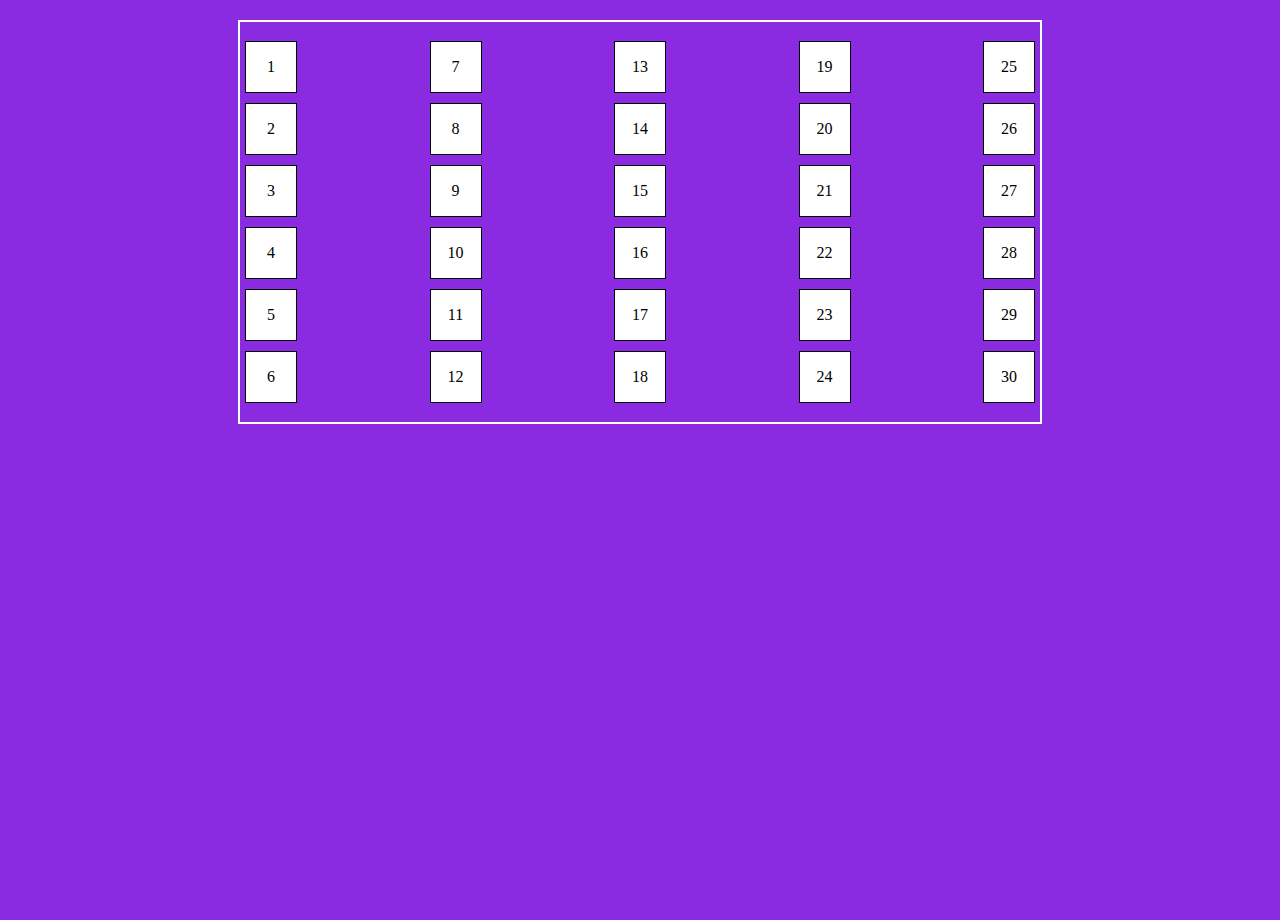
<file: CSS/Flexbox/index.html>
<html lang="en">

<head>
    <meta charset="UTF-8">
    <meta name="viewport" content="width=device-width, initial-scale=1.0">
    <title>Document</title>
    <link rel="stylesheet" href="style.css">
</head>

<body>
    <section class="container">
        <div class="child">1</div>
        <div class="child">2</div>
        <div class="child">3</div>
        <div class="child">4</div>
        <div class="child">5</div>
        <div class="child">6</div>
        <div class="child">7</div>
        <div class="child">8</div>
        <div class="child">9</div>
        <div class="child">10</div>
        <div class="child">11</div>
        <div class="child">12</div>
        <div class="child">13</div>
        <div class="child">14</div>
        <div class="child">15</div>
        <div class="child">16</div>
        <div class="child">17</div>
        <div class="child">18</div>
        <div class="child">19</div>
        <div class="child">20</div>
        <div class="child">21</div>
        <div class="child">22</div>
        <div class="child">23</div>
        <div class="child">24</div>
        <div class="child">25</div>
        <div class="child">26</div>
        <div class="child">27</div>
        <div class="child">28</div>
        <div class="child">29</div>
        <div class="child">30</div>
    </section>
</body>

</html>
</file>
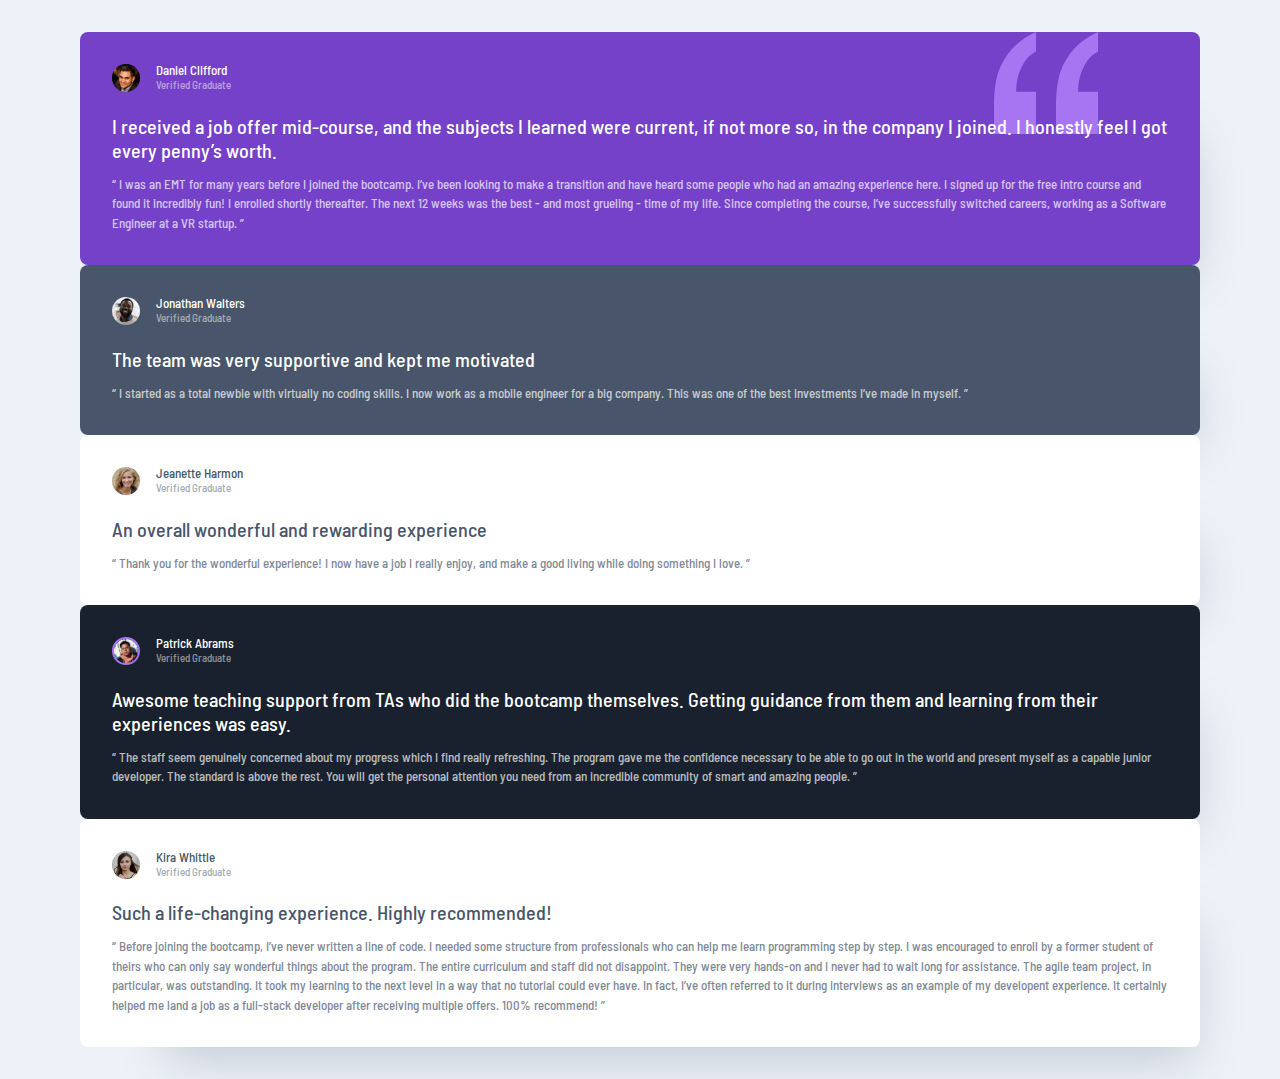
<file: CSS/Grid-Demo/index.html>
<!DOCTYPE html>
<html lang="en">

<head>
  <meta charset="UTF-8">
  <meta http-equiv="X-UA-Compatible" content="IE=edge">
  <meta name="viewport" content="width=device-width, initial-scale=1.0">
  <!-- Google font -->
  <link rel="preconnect" href="https://fonts.googleapis.com">
  <link rel="preconnect" href="https://fonts.gstatic.com" crossorigin>
  <link href="https://fonts.googleapis.com/css2?family=Barlow+Semi+Condensed:wght@500;600&display=swap"
    rel="stylesheet">
  <!-- my css -->
  <link rel="stylesheet" href="style-start.css">
  <title>FEM grid</title>
</head>

<body>
  <main class="testimonial-grid">
    <article class="testimonial grid-col-span-2 flow bg-primary-400 quote text-neutral-100">
      <div class="flex">
        <div>
          <img src="./images/image-daniel.jpg" alt="daniel clifford">
        </div>
        <div>
          <h2 class="name">Daniel Clifford</h2>
          <p class="position">Verified Graduate</p>
        </div>
      </div>
      <p>
        I received a job offer mid-course, and the subjects I learned were current, if not more so,
        in the company I joined. I honestly feel I got every penny’s worth.
      </p>
      <p>
        “ I was an EMT for many years before I joined the bootcamp. I’ve been looking to make a
        transition and have heard some people who had an amazing experience here. I signed up
        for the free intro course and found it incredibly fun! I enrolled shortly thereafter.
        The next 12 weeks was the best - and most grueling - time of my life. Since completing
        the course, I’ve successfully switched careers, working as a Software Engineer at a VR startup. ”
      </p>
    </article>
    <article class="testimonial flow bg-secondary-400 text-neutral-100">
      <div class="flex">
        <div>
          <img src="./images/image-jonathan.jpg" alt="Jonathan Walters">
        </div>
        <div>
          <h2 class="name">Jonathan Walters</h2>
          <p class="position">Verified Graduate</p>
        </div>
      </div>
      <p>
        The team was very supportive and kept me motivated
      </p>
      <p>
        “ I started as a total newbie with virtually no coding skills. I now work as a mobile engineer
        for a big company. This was one of the best investments I’ve made in myself. ”
      </p>
    </article>
    <article class="testimonial flow bg-neutral-100 text-secondary-400">
      <div class="flex">
        <div>
          <img src="./images/image-jeanette.jpg" alt="Jeanette Harmon">
        </div>
        <div>
          <h2 class="name">Jeanette Harmon</h2>
          <p class="position">Verified Graduate</p>
        </div>
      </div>
      <p>
        An overall wonderful and rewarding experience</p>
      <p>
        “ Thank you for the wonderful experience! I now have a job I really enjoy, and make a good living
        while doing something I love. ”
      </p>
    </article>
    <article class="testimonial grid-col-span-2 flow bg-secondary-500 text-neutral-100">
      <div class="flex">
        <div>
          <img class="border-primary-400" src="./images/image-patrick.jpg" alt="Patrick Abrams">
        </div>
        <div>
          <h2 class="name">Patrick Abrams</h2>
          <p class="position">Verified Graduate</p>
        </div>
      </div>
      <p>
        Awesome teaching support from TAs who did the bootcamp themselves. Getting guidance from them and
        learning from their experiences was easy.
      </p>
      <p>
        “ The staff seem genuinely concerned about my progress which I find really refreshing. The program
        gave me the confidence necessary to be able to go out in the world and present myself as a capable
        junior developer. The standard is above the rest. You will get the personal attention you need from
        an incredible community of smart and amazing people. ”
      </p>
    </article>
    <article class="testimonial flow bg-neutral-100 text-secondary-400">
      <div class="flex">
        <div>
          <img src="./images/image-kira.jpg" alt="Kira Whittle">
        </div>
        <div>
          <h2 class="name">Kira Whittle</h2>
          <p class="position">Verified Graduate</p>
        </div>
      </div>
      <p>
        Such a life-changing experience. Highly recommended!
      </p>
      <p>
        “ Before joining the bootcamp, I’ve never written a line of code. I needed some structure from
        professionals who can help me learn programming step by step. I was encouraged to enroll by a former
        student of theirs who can only say wonderful things about the program. The entire curriculum and staff
        did not disappoint. They were very hands-on and I never had to wait long for assistance. The agile team
        project, in particular, was outstanding. It took my learning to the next level in a way that no tutorial
        could ever have. In fact, I’ve often referred to it during interviews as an example of my developent
        experience. It certainly helped me land a job as a full-stack developer after receiving multiple offers.
        100% recommend! ”
      </p>
    </article>
  </main>




</body>

</html>
</file>
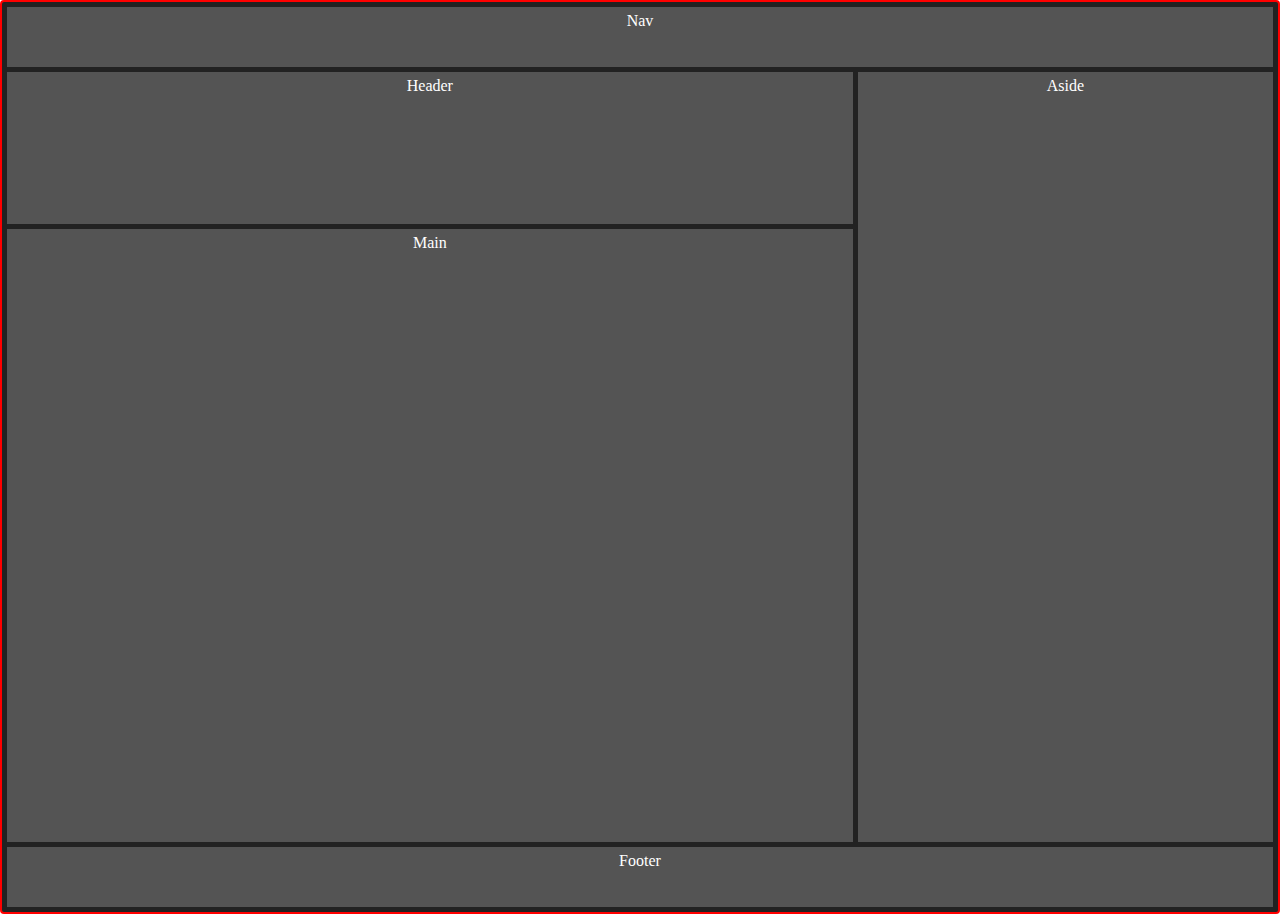
<file: CSS/Grid/index.html>
<html lang="en">

<head>
    <meta charset="UTF-8">
    <meta name="viewport" content="width=device-width, initial-scale=1.0">
    <title>Document</title>
    <link rel="stylesheet" href="style.css">
</head>

<body>
    <section class="container">
        <nav class="s">Nav</nav>
        <header class="s">Header</header>
        <main class="s">Main</main>
        <aside class="s">Aside</aside>
        <footer class="s">Footer</footer>
    </section>
</body>

</html>
</file>
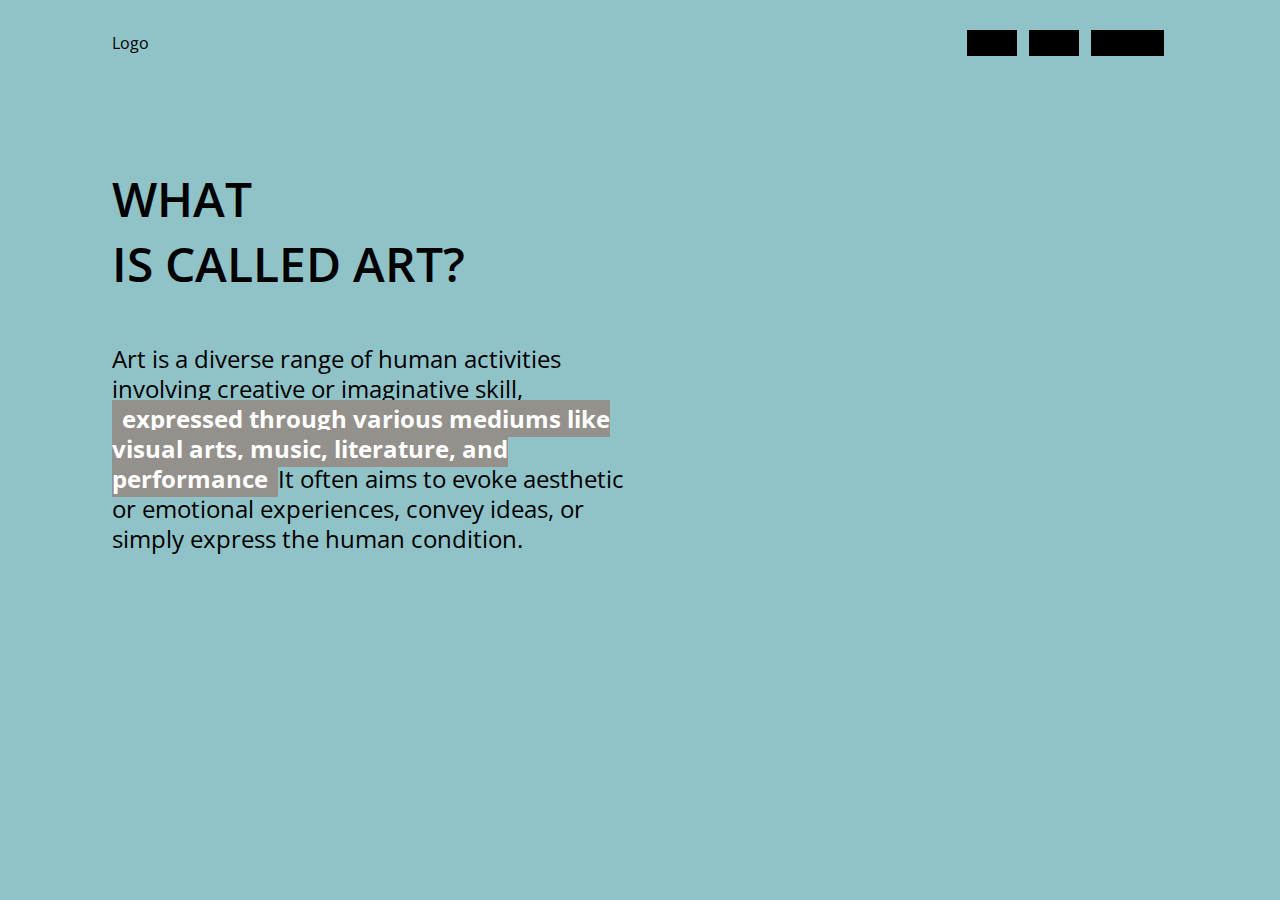
<file: CSS/Landing Pages/Art/index.html>
<html lang="en">
  <head>
    <meta charset="UTF-8" />
    <meta name="viewport" content="width=device-width, initial-scale=1.0" />
    <link rel="stylesheet" href="style.css" />
    <title>The Art</title>
  </head>

  <body>
    <!-- Navbar -->
    <nav>
      <ul>
        <li>
          <a href="#">Logo</a>
        </li>
      </ul>
      <div class="burger">
        <span>Home</span>
        <span>About</span>
        <span>Products</span>
      </div>
    </nav>

    <!-- Header -->
    <header>
      <h1 class="main-heading">
        WHAT<br />
        IS CALLED ART?
      </h1>
      <p class="primary-heading">
        Art is a diverse range of human activities involving creative or
        imaginative skill,
        <span class="bg-gray"
          >expressed through various mediums like visual arts, music,
          literature, and performance</span
        >It often aims to evoke aesthetic or emotional experiences, convey
        ideas, or simply express the human condition.
      </p>
    </header>
  </body>
</html>
</file>
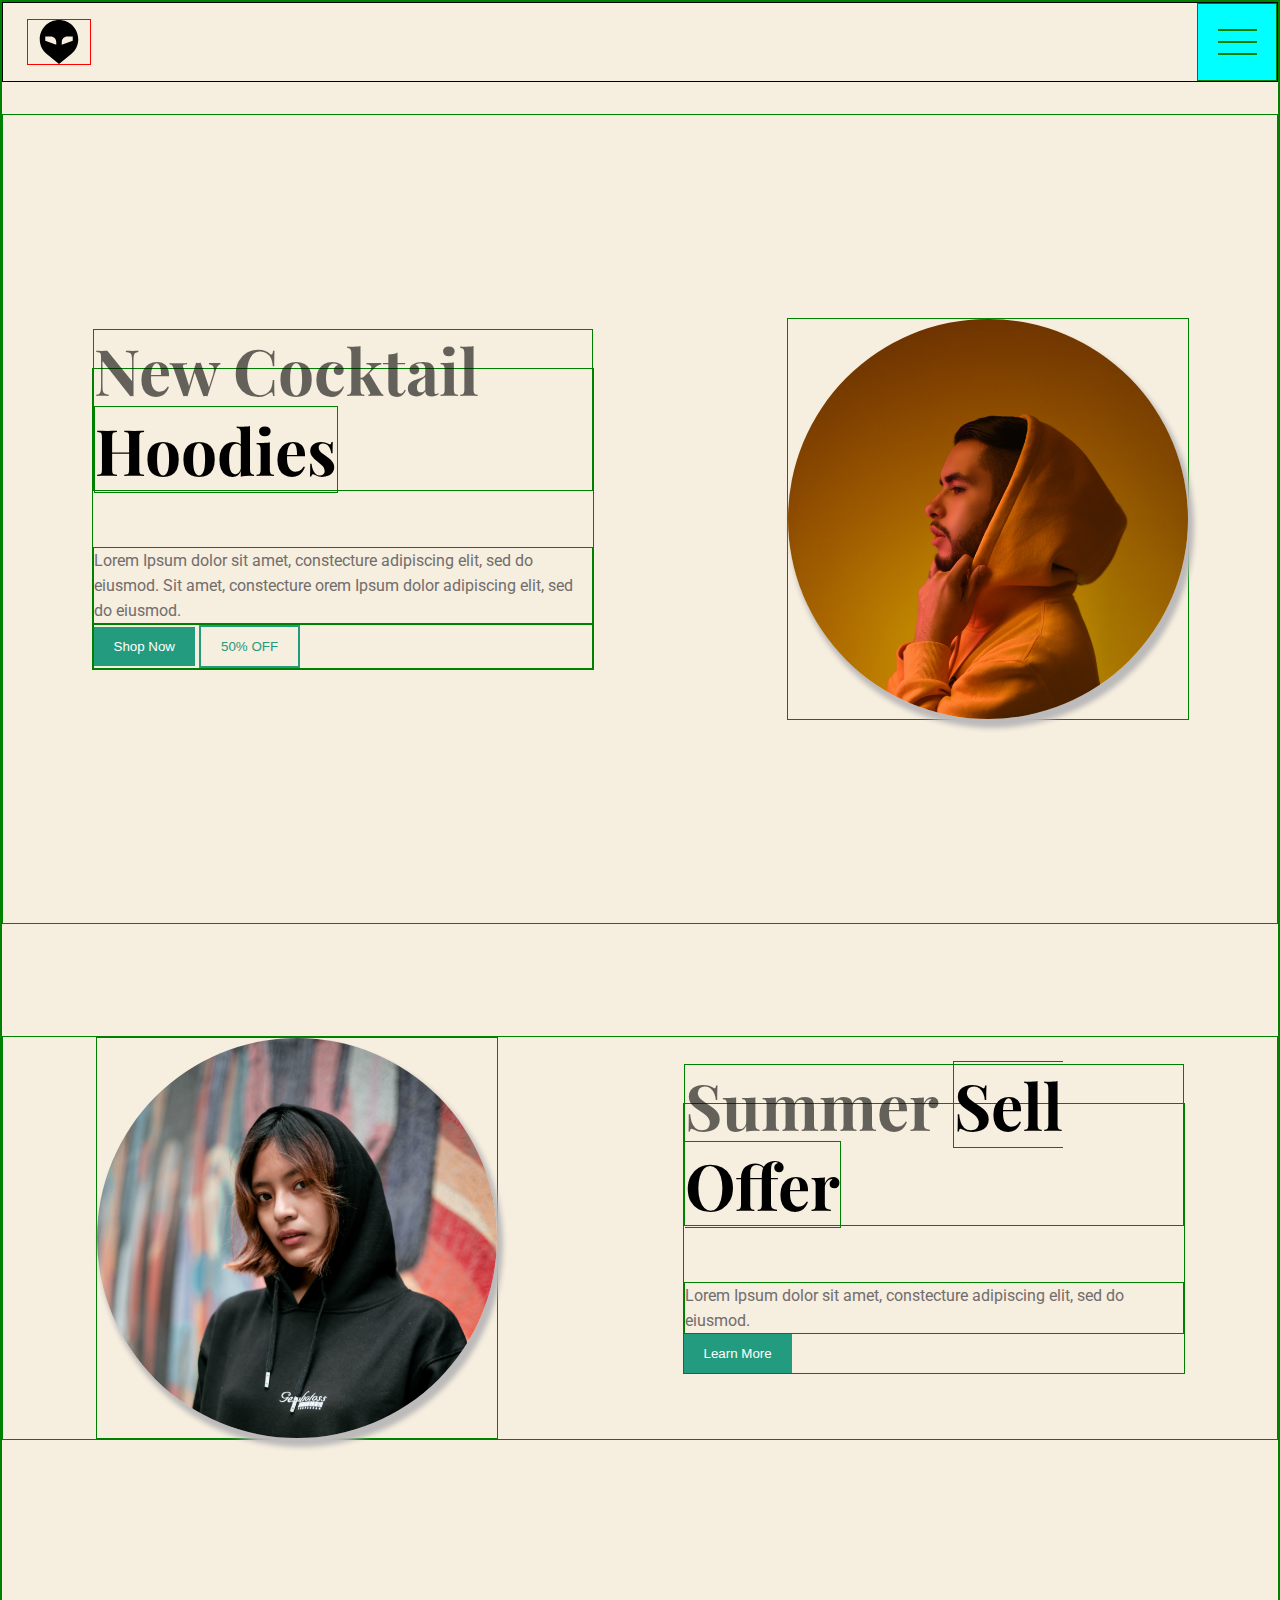
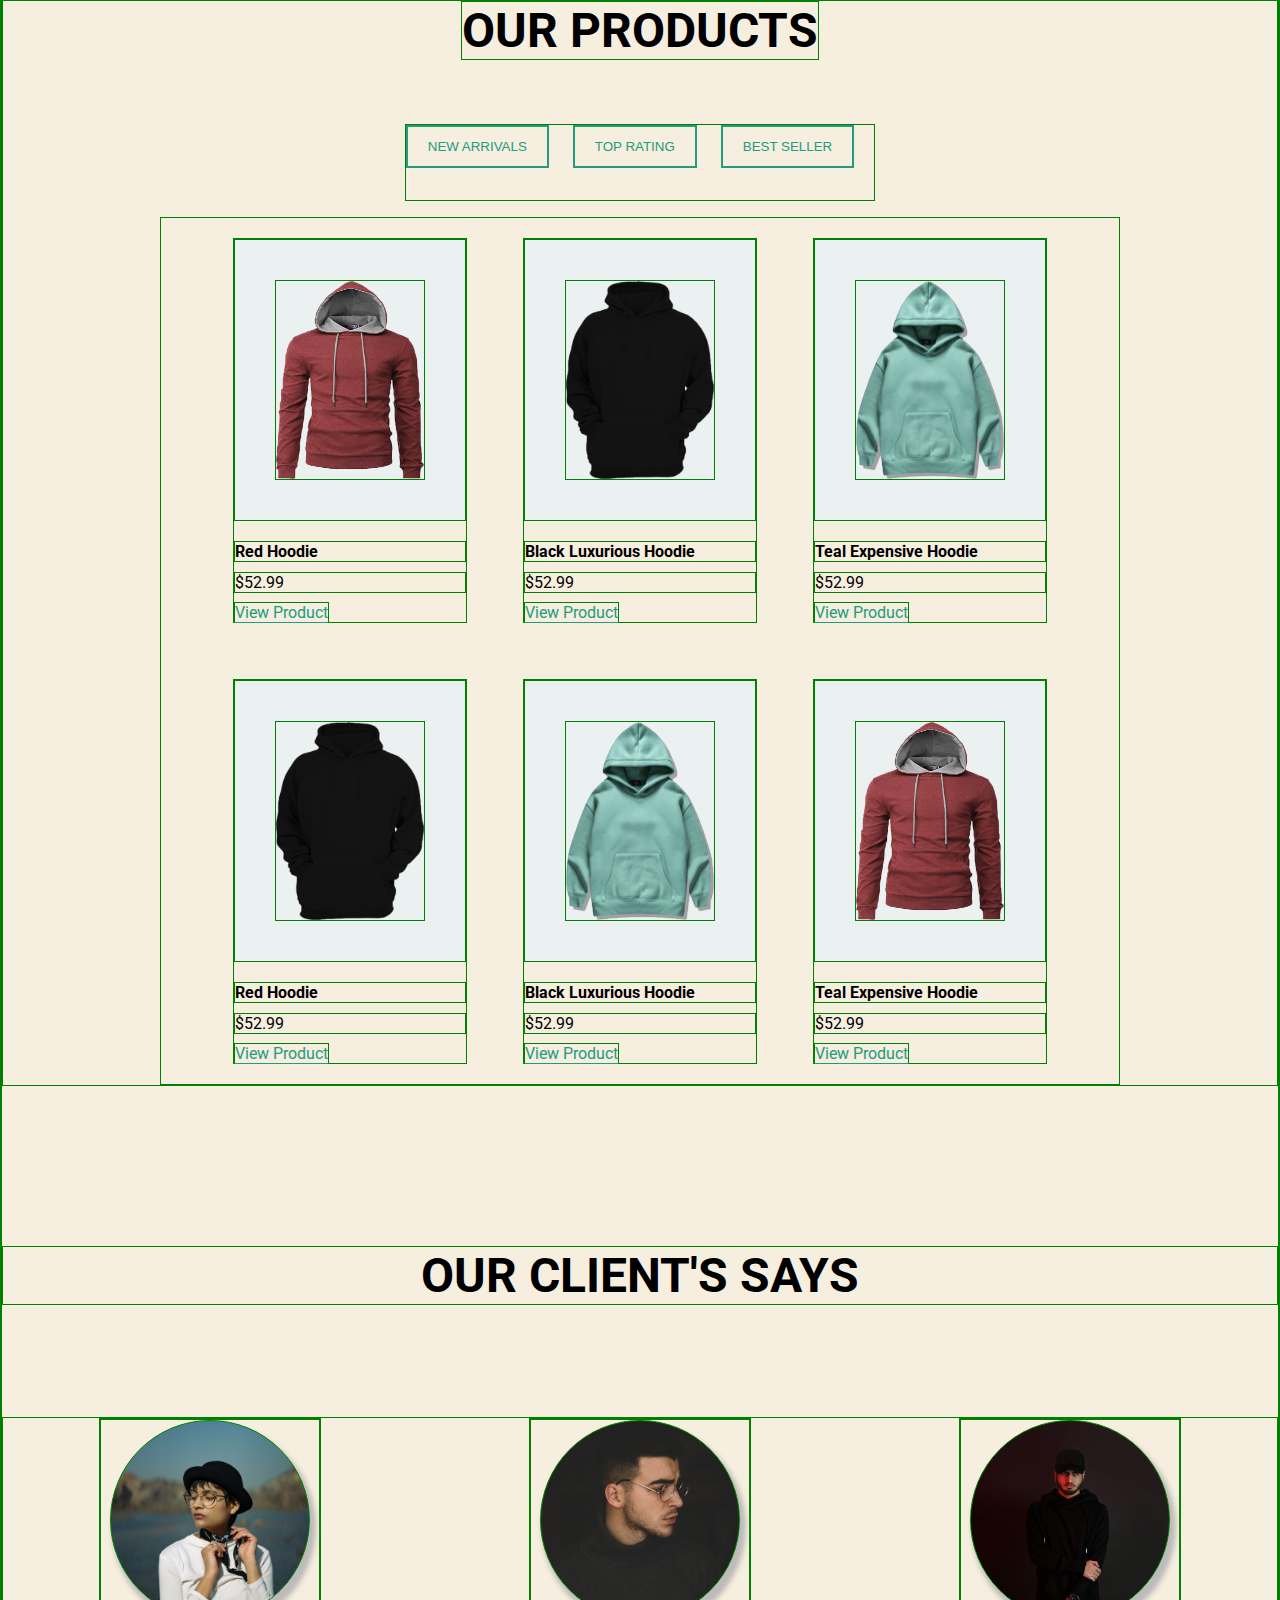
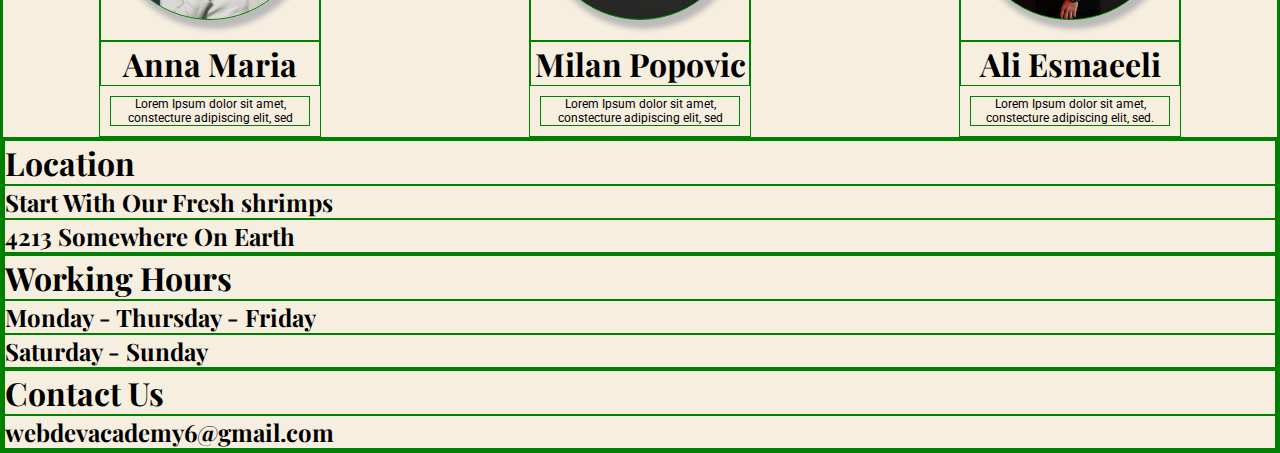
<file: CSS/Landing Pages/Hoodies/index.html>
<html lang="en">

<head>
  <meta charset="UTF-8" />
  <meta http-equiv="X-UA-Compatible" content="IE=edge" />
  <meta name="viewport" content="width=device-width, initial-scale=1.0" />
  <title>Hoodie</title>
  <link rel="stylesheet" href="style.css" />
</head>

<body>
  <nav>
    <div class="logo"></div>
    <div class="burger">
      <span></span>
      <span></span>
      <span></span>
    </div>
  </nav>

  <header>
    <div class="header-content">
      <h1 class="main-headings">
        New Cocktail <br />
        <span>Hoodies</span>
      </h1>
      <p class="primary-headings">
        Lorem Ipsum dolor sit amet, constecture adipiscing elit, sed do
        eiusmod. Sit amet, constecture orem Ipsum dolor adipiscing elit, sed
        do eiusmod.
      </p>
      <div class="btns-container">
        <button class="btn-fill">Shop Now</button>
        <button class="btn-outline active">50% OFF</button>
      </div>
    </div>
    <div class="img-container">
      <div class="header-img"></div>
    </div>
  </header>

  <section class="section-one">
    <div class="img-container">
      <div class="section-one-img header-img"></div>
    </div>
    <div class="section-content">
      <h1 class="main-headings">
        Summer <span>Sell <br /> Offer</span>
      </h1>
      <p class="primary-headings">
        Lorem Ipsum dolor sit amet, constecture adipiscing elit, sed do
        eiusmod.
      </p>
      <button class="btn-fill">Learn More</button>
    </div>
    </div>
  </section>


  <section class="products">
    <h1 class="products-heading">OUR PRODUCTS</h1>

    <section class="product-categories">
      <button class="btn-outline active">NEW ARRIVALS</button>
      <button class="btn-outline active">TOP RATING</button>
      <button class="btn-outline active">BEST SELLER</button>
    </section>

    <div class="product-items-container">
      <div class="item">
        <div class="item-layer">
          <img src="images/Product/1.png">
        </div>
        <h4 class="item-name">Red Hoodie</h4>
        <p class="item-price">$52.99</p>
        <a href="#" class="view-product">View Product</a>
      </div>
      <div class="item">
        <div class="item-layer">
          <img src="images/Product/2.png">
        </div>
        <h4 class="item-name">Black Luxurious Hoodie</h4>
        <p class="item-price">$52.99</p>
        <a href="#" class="view-product">View Product</a>
      </div>
      <div class="item">
        <div class="item-layer">
          <img src="images/Product/3.png">
        </div>
        <h4 class="item-name">Teal Expensive Hoodie</h4>
        <p class="item-price">$52.99</p>
        <a href="#" class="view-product">View Product</a>
      </div>
      <div class="item">
        <div class="item-layer">
          <img src="images/Product/2.png">
        </div>
        <h4 class="item-name">Red Hoodie</h4>
        <p class="item-price">$52.99</p>
        <a href="#" class="view-product">View Product</a>
      </div>
      <div class="item">
        <div class="item-layer">
          <img src="images/Product/3.png">
        </div>
        <h4 class="item-name">Black Luxurious Hoodie</h4>
        <p class="item-price">$52.99</p>
        <a href="#" class="view-product">View Product</a>

      </div>
      <div class="item">
        <div class="item-layer">
          <img src="images/Product/1.png">
        </div>
        <h4 class="item-name">Teal Expensive Hoodie</h4>
        <p class="item-price">$52.99</p>
        <a href="#" class="view-product">View Product</a>
      </div>
    </div>
  </section>


  <h1 class="customers-heading">OUR CLIENT'S SAYS</h1>
  <section class="customers-reviews">

    <div class="customer">
      <div class="customer-img">
        <div class="img img-one"></div>
      </div>

      <h1 class="customer-name">Anna Maria</h1>

      <p class="customer-description">Lorem Ipsum dolor sit amet, constecture adipiscing elit, sed</p>
    </div>

    <div class="customer">
      <div class="customer-img">
        <div class="img img-two"></div>
      </div>
      <h1 class="customer-name">Milan Popovic</h1>

      <p class="customer-description">Lorem Ipsum dolor sit amet, constecture adipiscing elit, sed</p>
    </div>

    <div class="customer">
      <div class="customer-img">
        <div class="img img-three"></div>
      </div>
      <h1 class="customer-name">Ali Esmaeeli</h1>
      <p class="customer-description">Lorem Ipsum dolor sit amet, constecture adipiscing elit, sed.</p>
    </div>
  </section>


  <footer>
    <div class="container">
      <h1 class="footer-heading">Location</h1>
      <h2 class="footer-primary-heading">Start With Our Fresh shrimps</h2>
      <h2 class="footer-primary-heading">4213 Somewhere On Earth</h2>
    </div>
    <div class="container">
      <h1 class="footer-heading">Working Hours</h1>
      <h2 class="footer-primary-heading">Monday - Thursday - Friday</h2>
      <h2 class="footer-primary-heading">Saturday - Sunday</h2>
    </div>
    <div class="container">
      <h1 class="footer-heading">Contact Us</h1>
      <h2 class="footer-primary-heading">webdevacademy6@gmail.com</h2>
    </div>
  </footer>
</body>

</html>
</file>
<file: CSS/Flexbox/style.css>
* {
  margin: 0;
  padding: 0;
}
body {
  height: 100vh;
  background-color: blueviolet;
}
.container {
  border: 2px solid white;
  width: 800px;
  height: 400px;
  margin: 20px auto;
  /* Flexbox */
  display: flex;

  flex-direction: column;
  justify-content: center;
  flex-wrap: wrap;
  align-items: center;
  align-content: space-between;
}

.container .child {
  background-color: white;
  border: 1px solid black;
  height: 50px;
  width: 50px;
  text-align: center;
  margin: 5px;
  display: flex;
  justify-content: center;
  align-items: center;
}
</file>
<file: CSS/Grid-Demo/style-start.css>
:root {
  --clr-primary-400: 263 55% 52%;
  --clr-secondary-400: 217 19% 35%;
  --clr-secondary-500: 219 29% 14%;
  --clr-neutral-100: 0 0% 100%;
  --clr-neutral-200: 210 46% 95%;
  --clr-neutral-300: 0 0% 81%;

  --ff-primary: "Barlow Semi Condensed", sans-serif;

  --fw-400: 500;
  --fw-700: 600;

  --fs-300: 0.6875rem;
  --fs-400: 0.8125rem;
  --fs-500: 1.25rem;
}

/* Box sizing rules */
*,
*::before,
*::after {
  box-sizing: border-box;
}

/* Remove default margin */
body,
h1,
h2,
h3,
h4,
p,
figure,
blockquote,
dl,
dd {
  margin: 0;
}

/* Remove list styles on ul, ol elements with a list role, which suggests default styling will be removed */
ul[role="list"],
ol[role="list"] {
  list-style: none;
}

/* Set core root defaults */
html:focus-within {
  scroll-behavior: smooth;
}

/* Set core body defaults */
body {
  min-height: 100vh;
  text-rendering: optimizeSpeed;
  line-height: 1.5;
}

/* A elements that don't have a class get default styles */
a:not([class]) {
  text-decoration-skip-ink: auto;
}

/* Make images easier to work with */
img,
picture {
  max-width: 100%;
  display: block;
}

/* Inherit fonts for inputs and buttons */
input,
button,
textarea,
select {
  font: inherit;
}

/* Remove all animations, transitions and smooth scroll for people that prefer not to see them */
@media (prefers-reduced-motion: reduce) {
  html:focus-within {
    scroll-behavior: auto;
  }

  *,
  *::before,
  *::after {
    animation-duration: 0.01ms !important;
    animation-iteration-count: 1 !important;
    transition-duration: 0.01ms !important;
    scroll-behavior: auto !important;
  }
}

body {
  display: grid;
  place-content: center;
  min-height: 100vh;

  font-family: var(--ff-primary);
  font-weight: var(--fw-400);

  background-color: hsl(var(--clr-neutral-200));
}

h1,
h2,
h3 {
  font-weight: var(--fw-700);
}

/* utilities */
.flex {
  display: flex;
  gap: var(--gap, 1rem);
}

.flow > *:where(:not(:first-child)) {
  margin-top: var(--flow-spacer, 1em);
}

.bg-primary-400 {
  background: hsl(var(--clr-primary-400));
}
.bg-secondary-400 {
  background: hsl(var(--clr-secondary-400));
}
.bg-secondary-500 {
  background: hsl(var(--clr-secondary-500));
}

.bg-neutral-100 {
  background: hsl(var(--clr-neutral-100));
}

.text-neutral-100 {
  color: hsl(var(--clr-neutral-100));
}
.text-secondary-400 {
  color: hsl(var(--clr-secondary-400));
}
.border-primary-400 {
  border: 2px solid #a775f1;
}

/* components */
.testimonial-grid {
  padding-block: 2rem;
  width: min(95%, 70rem);
  margin-inline: auto;
}

.testimonial {
  font-size: var(--fs-400);
  padding: 2rem;
  border-radius: 0.5rem;
  box-shadow: 2.5rem 3.75rem 3rem -3rem hsl(var(--clr-secondary-400) / 0.25);
}

.testimonial.quote {
  background-image: url("./images/bg-pattern-quotation.svg");
  background-repeat: no-repeat;
  background-position: top right 10%;
}

.testimonial img {
  width: 1.75rem;
  aspect-ratio: 1;
  border-radius: 50%;
}

.testimonial .name {
  font-size: var(--fs-400);
  font-weight: var(--fw-400);
  line-height: 1;
}

.testimonial .position {
  font-size: var(--fs-300);
  opacity: 0.5;
}

.testimonial > p:first-of-type {
  font-size: var(--fs-500);
  line-height: 1.2;
}

.testimonial > p:last-of-type {
  opacity: 0.7;
}
</file>
<file: CSS/Grid/style.css>
* {
  margin: 0;
}

.container {
  border: 2px solid red;
  border-radius: 4px;
  padding: 5px;
  background: rgb(34, 34, 34);
  height: 100vh;
  /* GRID */
  display: grid;
  grid-template-columns: 1fr 1fr 1fr 1fr 2fr;
  grid-template-rows: 60px 0.5fr 1fr 1fr 60px;
  gap: 5px;
  grid-template-areas:
    "nav nav nav nav aside"
    "header header header header aside"
    "main main main main aside"
    "footer footer footer footer footer";
  gap: none;
}

nav {
  grid-column: 1/6;
  grid-row: 1/2;
}

header {
  grid-column: 1/5;
  grid-row: 2/3;
}

aside {
  grid-column: 5/6;
  grid-row: 2/5;
}
main {
  grid-column: 1/5;
  grid-row: 3/5;
}

footer {
  grid-column: 1/6;
  grid-row: 5/6;
}

.S {
  padding: 5px;
  background: rgb(84, 84, 84);
  text-align: center;
  color: #fff;
  /* margin: 3px; */
}
</file>
<file: CSS/Landing Pages/Art/style.css>
/* @import url("https://fonts.googleapis.com/css2?family=Open+Sans:wght@300&display=swap"); */

@import url("https://fonts.googleapis.com/css2?family=Open+Sans:wght@300..800&display=swap");

:root {
  --font-family: "Open Sans", sans-serif;
  --main-color: #deab5f;
  --primary-color: #312e2e;
}

/* Resets */
* {
  margin: 0;
  padding: 0;
  box-sizing: border-box;
}

body {
  background-color: rgb(144 195 200);
  margin: 1rem;
}

.wrapper-container {
  background-color: #ebeae9;
}

html {
  font-family: var(--font-family);
}

/* Nav Start */
nav {
  display: flex;
  justify-content: space-between;
  align-items: center;
  padding: 1rem;
  margin-bottom: 5rem;
}

nav ul {
  margin-left: 5rem;
  list-style: none;
}

li a {
  text-decoration: none;
  color: #000;
}

nav .burger {
  margin-right: 5rem;
  cursor: pointer;
}

nav .burger span {
  height: 4px;
  border: 2px solid black;
  margin: 4px;
  background: #000;
}
/* Nav End */

/* Header Start */
header {
  margin: 6rem;
}

.main-heading {
  width: 50%;
  font-size: 3rem;
  font-weight: 600;
}

.primary-heading {
  width: 50%;
  margin-top: 3rem;
  font-size: 1.5rem;
  line-height: 30px;
}

.bg-gray {
  /* color: white; */
  color: #fff;
  padding: 2px 10px;
  background-color: rgb(148, 144, 140);
  font-weight: bold;
}
/* Header End */

/* Main Start */
main {
  display: flex;
  flex-wrap: wrap;
  justify-content: center;
  margin: 40px; /* This margin is for the container itself */
  gap: 20px; /* Replaces margin on children for better spacing control */
}

main .img {
  width: 40%;
}
/* Main End */

/* Section Three Start*/
.section-three {
  margin-left: 5rem;
}

.section-three .primary-heading {
  margin-bottom: 10rem;
}

.list {
  display: flex;
  flex-wrap: wrap;
  justify-content: center;
  align-items: center;
  gap: 20px;
}

.section-three .item {
  font-size: 2rem;
  color: rgb(97 97 97);
}

.section-three img {
  width: 400px;
  height: 500px;
  /* margin: 50px; */
}
/* Section Three End*/

/* Footer Start */
footer {
  margin-top: 10rem;
  height: 50vh;
  display: flex;
  flex-wrap: wrap;
  justify-content: space-around;
  align-items: center;
  color: white;
  background-color: rgb(144 195 200);
}

footer .logo-container h1 {
  font-size: 4rem;
  font-family: var(--font-family);
  margin-bottom: 20px;
}

footer .logo-container p {
  max-width: 400px;
  font-family: sans-serif;
  line-height: 25px;
}

footer .about-company {
  display: flex;
  flex-wrap: wrap;
  justify-content: space-between;
  align-items: center;
}

footer .about-company .container {
  margin-right: 40px;
  margin-top: 20px;
}

.about-company .container h1 {
  margin-bottom: 50px;
}

.about-company .container p {
  max-width: 400px;
  font-family: sans-serif;
  line-height: 25px;
}
/* Footer End */

/* Project End */

/* Responsivnes */
@media screen and (max-width: 768px) {
  header .main-heading {
    width: 100%;
  }
  header .primary-heading {
    width: 100%;
    font-size: 1.5rem;
  }

  .section-three .main-heading {
    width: 80%;
  }

  .section-three .primary-heading {
    width: 80%;
    font-size: 1.5rem;
  }
  .section-three .list h1 {
    font-size: 1.8rem;
  }

  .section-three img {
    width: 80%;
    margin: 0;
  }
}
</file>
<file: CSS/Landing Pages/Hoodies/style.css>
@import url("https://fonts.googleapis.com/css2?family=Playfair+Display:wght@700&family=Roboto:wght@100;300&display=swap");

/* Resets */
* {
  margin: 0;
  padding: 0;
  box-sizing: border-box;
  border: 1px solid green;
}

:root {
  --main-color: #239b7e;
  /* --main-color: #deab5f; */
  --primary-color: #312e2e;
  --body-color: #f6eede;
  --main-font: "Playfair Display", serif;
  --primary-font: "Roboto", sans-serif;
}

html {
  font-family: var(--main-font);
}

body {
  background-color: #f6eede;
}

/* Nav-Start */
nav {
  border: 1px solid black;
  display: flex;
  flex-wrap: wrap;
  justify-content: space-between;
  align-items: center;
  height: 5rem;
  font-family: var(--primary-font);
  font-weight: bold;
}

.logo {
  border: 1px solid red;
  width: 5%;
  height: 60%;
  margin-left: 1.5rem;
  background-image: url(images/alien-svgrepo-com.svg);
  /* background-size: cover; */
  background-position: center;
  background-size: contain;
  background-repeat: no-repeat;
}

.burger {
  height: 100%;
  width: 5rem;
  background-color: aqua;
  display: flex;
  flex-direction: column;
  align-items: center;
  justify-content: center;
  gap: 10px;
  cursor: pointer;
}

.burger span {
  width: 50%;
  height: 2px;
  background-color: black;
}
/* Nav-End */

/* Header-Start */
header {
  display: flex;
  flex-wrap: wrap;
  justify-content: space-around;
  align-items: center;
  height: 90vh;
  margin-top: 2rem;
  gap: 1rem;
}

.main-headings {
  font-size: 4rem;
  font-family: var(--main-font);
  transform: translateY(-40px);
  color: #00000097;
  line-height: 5rem;
}

.main-headings span {
  color: black;
}

.primary-headings {
  max-width: 500px;
  font-family: var(--primary-font);
  line-height: 25px;
  margin-top: 1rem;
  color: #716d6d;
}

.btn-fill {
  background-color: var(--main-color);
  color: white;
  border: none;
  padding: 12px 20px;
  cursor: pointer;
  transition: all 0.5s ease-in-out;
}

.btn-fill:hover {
  background-color: white;
  color: var(--main-color);
  border: 2px solid var(--main-color);
}

.btn-outline.active {
  color: var(--main-color);
  border: 2px solid var(--main-color);
  background: transparent;
  padding: 12px 20px;
  cursor: pointer;
  transition: all 0.5s ease-in-out;
}

.btn-outline.active:hover {
  background-color: var(--main-color);
  color: white;
}

.img-container {
  /* border-radius: 50%; */
  /* box-shadow: 4px 7px 5px 2px #bcbaba; */
}

.header-img {
  border: none;
  border-radius: 100%;
  box-shadow: 4px 7px 5px 2px #bcbaba;
  background: url(images/oswaldo-ibanez-1NPUmTaiMeg-unsplash.jpg);
  background-position: top;
  background-size: cover;
  background-repeat: no-repeat;
  width: 400px;
  height: 400px;
}
/* Header-End */

/* Section-One-Start */
.section-one {
  display: flex;
  flex-wrap: wrap;
  justify-content: space-around;
  align-items: center;
  margin-top: 7rem;
}

.section-one-img {
  background: url(images/gesphoto.jpg);
  background-position: top;
  background-size: cover;
}
/* Section-End */

/* Product-Section-Start */
.products {
  margin-top: 10rem;
  display: flex;
  flex-wrap: wrap;
  flex-direction: column;
  justify-content: center;
  align-items: center;
  gap: 1rem;
}

.products-heading {
  font-family: var(--primary-font);
  font-size: 3rem;
  margin-bottom: 3rem;
}

.products .product-categories button {
  margin-right: 20px;
  margin-bottom: 2rem;
}

.product-items-container {
  display: flex;
  flex-wrap: wrap;
  justify-content: center;
  align-items: center;
  gap: 1rem;
  width: 60rem;
}

.product-items-container .item {
  margin: 20px;
}

.product-items-container .item-layer {
  background-color: #ebf1f0;
  padding: 40px;
  margin-right: 20px;
  margin: 0 auto;
  margin-bottom: 20px;
}

.product-items-container .item-layer img {
  width: 150px;
  height: 200px;
}

.product-items-container .item .item-name {
  font-family: var(--primary-font);
  margin-bottom: 10px;
}

.product-items-container .item .item-price {
  font-family: var(--primary-font);
  margin-bottom: 10px;
}

.product-items-container .item .view-product {
  font-family: var(--primary-font);
  margin-bottom: 10px;
  text-decoration: none;
  color: var(--main-color);
  border-bottom: 1px solid var(--main-color);
  cursor: pointer;
}
/* Product-Section-End */

/* Customer-Reviews-Start */
.customers-reviews {
  margin-top: 7rem;
  display: flex;
  flex-wrap: wrap;
  justify-content: space-around;
  align-items: center;
  gap: 1rem;
}

.customer {
  text-align: center;
}

.customers-heading {
  font-family: var(--primary-font);
  font-size: 3rem;
  margin-bottom: 3rem;
  text-align: center;
  margin-top: 10rem;
}

.customers-reviews .customer-description {
  font-size: 12px;
  margin-top: 20px;
  max-width: 200px;
  text-align: center;
  margin: 10px;
  font-family: var(--primary-font);
}

.customer .customer-img .img {
  width: 200px;
  height: 200px;
  border-radius: 50%;
  box-shadow: 4px 7px 5px 2px #bcbaba;
  background-size: cover;
  background-position: center;
  background-repeat: no-repeat;
  margin: 0 auto 20px;
}

.customer .img-one {
  background: url(images/yogendra-singh-uWs_N5Dlyiw-unsplash.jpg);
}

.customer .img-two {
  background: url(images/milan-popovic-kOnmHdLJTNI-unsplash.jpg);
}

.customer .img-three {
  background: url(images/alireza-esmaeeli-BGSZ1t80rpM-unsplash.jpg);
}

/* Customer-Reviews-End */
</file>
